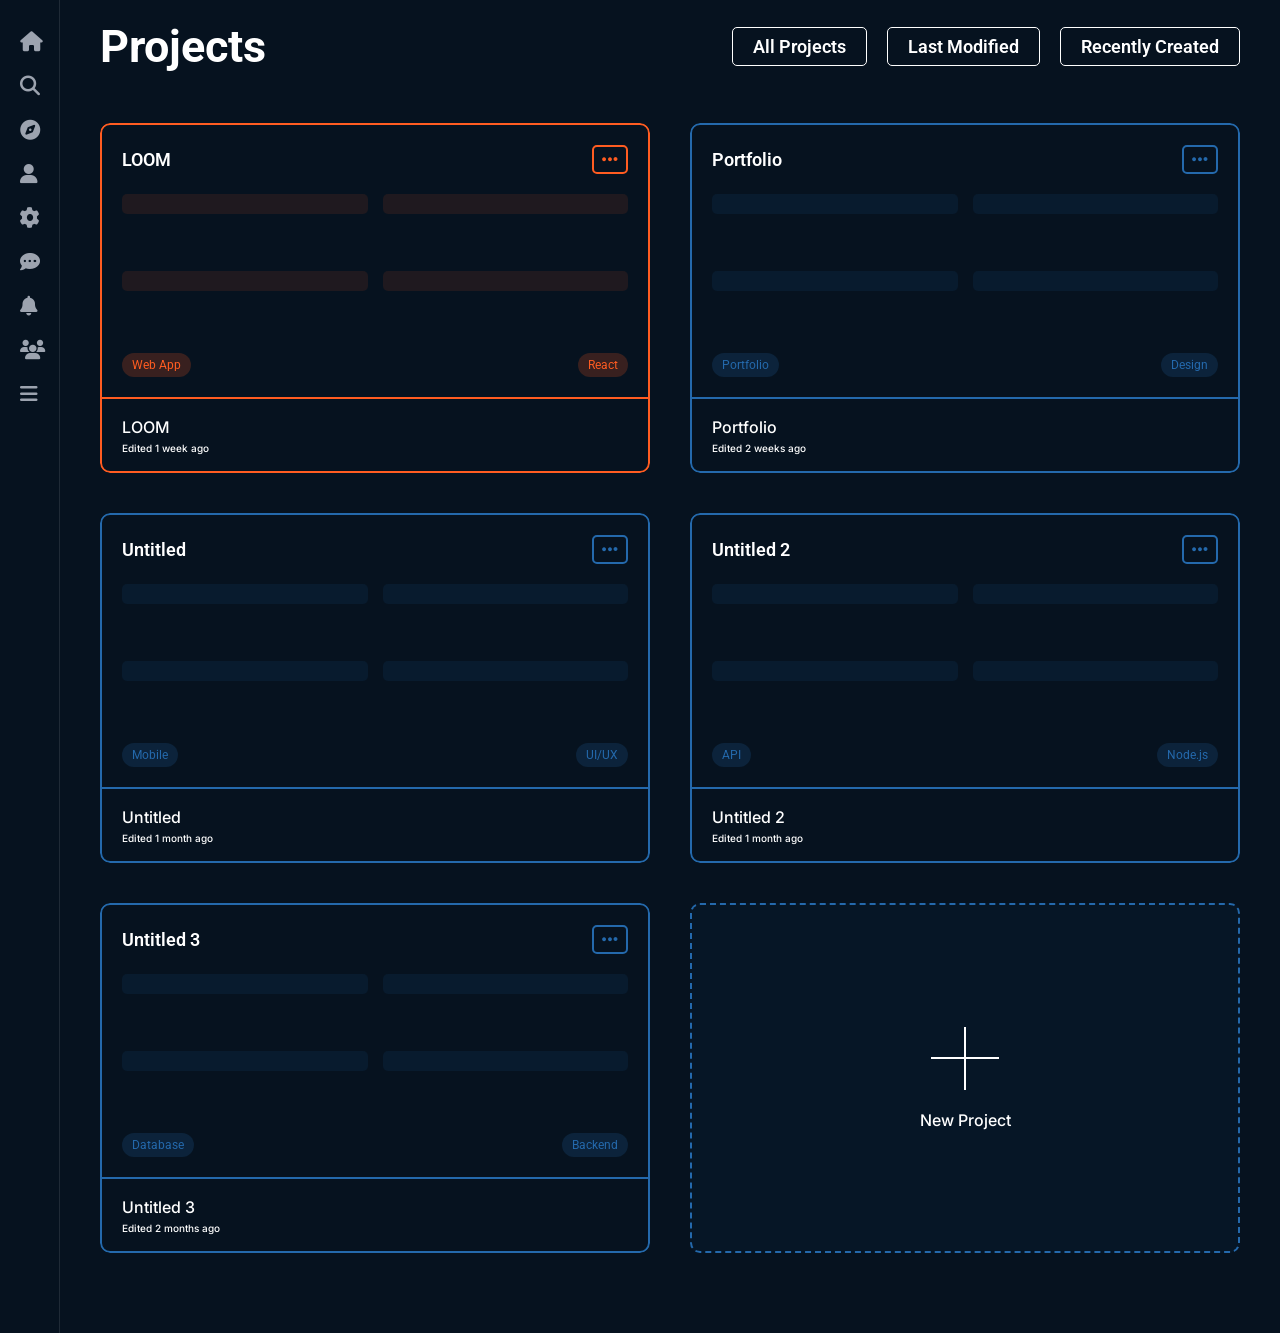
<file: Loom/page/Projects.html>
<!DOCTYPE html>
<html lang="en">
<head>
    <meta charset="UTF-8">
    <meta name="viewport" content="width=device-width, initial-scale=1.0">
    <title>Projects</title>
    <link href="https://fonts.googleapis.com/css2?family=Roboto:wght@300;400;500;600;700&family=Inter:wght@400;500;700&display=swap" rel="stylesheet">
    <link rel="stylesheet" href="https://cdnjs.cloudflare.com/ajax/libs/font-awesome/6.4.0/css/all.min.css">
    <style>
        * {
            margin: 0;
            padding: 0;
            box-sizing: border-box;
            font-family: 'Roboto', sans-serif;
        }
        
        body {
            background-color: #06121F;
            color: white;
            min-height: 100vh;
            overflow-x: hidden;
        }
        
        .app-container {
            display: flex;
            min-height: 100vh;
        }
        
        /* Sidebar Navigation */
        /* ================= Sidebar ================= */
.sidebarmain {
    width: 60px;
    background-color: #06121f;
    padding: 20px 0;
    min-height: 100vh;
    transition: width 0.4s ease;
    overflow: hidden;
    border-right: 1px solid rgba(255,255,255,0.1);
}

.sidebarmain:hover {
    width: 200px;
}

.sidebar-item {
    display: flex;
    align-items: center;
    gap: 16px;
    padding: 12px 20px;
    color: white;
    text-decoration: none;
    cursor: pointer;
    transition: background 0.3s ease;
}

.sidebar-item:hover {
    background: rgba(255,255,255,0.08);
}

.sidebar-icon {
    width: 24px;
    font-size: 20px;
    color: #9CA3AF;
}

.sidebar-item:hover .sidebar-icon {
    color: #fff;
}

.sidebar-item span {
    opacity: 0;
    transform: translateX(-10px);
    transition: 0.3s;
    white-space: nowrap;
}

.sidebarmain:hover .sidebar-item span {
    opacity: 1;
    transform: translateX(0);
}

/* ================= Search ================= */
.search-overlay {
    position: fixed;
    inset: 0;
    z-index: 9999;
    display: none;
}

.search-panel {
    position: fixed;
    width: 380px;
    max-width: 90%;
    background: #071826;
    border-radius: 12px;
    padding: 12px;
    box-shadow: 0 12px 30px rgba(0,0,0,.6);
}

.search-panel.hidden {
    opacity: 0;
    transform: translateY(-8px) scale(.98);
    pointer-events: none;
}

.search-input {
    width: 100%;
    padding: 12px;
    border-radius: 20px;
    background: rgba(255,255,255,.03);
    border: none;
    color: #fff;
    outline: none;
}

.search-results {
    margin-top: 10px;
    max-height: 50vh;
    overflow-y: auto;
}

.search-item {
    display: flex;
    gap: 10px;
    padding: 10px;
    border-radius: 8px;
    cursor: pointer;
}

.search-item:hover {
    background: rgba(255,255,255,.05);
}

.search-avatar {
    width: 44px;
    height: 44px;
    border-radius: 50%;
    background: #0A4073;
}

.search-title {
    font-size: 14px;
    font-weight: 600;
}

.search-sub {
    font-size: 12px;
    color: #9CA3AF;
}

/* ================= Notifications ================= */
.notifications-overlay {
    position: fixed;
    inset: 0;
    z-index: 9998;
    display: none;
}

.notifications-panel {
    position: fixed;
    width: 320px;
    background: #071826;
    border-radius: 12px;
    padding: 12px;
    color: #fff;
    box-shadow: 0 12px 30px rgba(0,0,0,.6);
}

.notifications-panel.hidden {
    opacity: 0;
    transform: translateY(-8px);
    pointer-events: none;
}

.notification-item {
    display: flex;
    gap: 10px;
    padding: 10px;
    border-radius: 8px;
}

.notification-item:hover {
    background: rgba(255,255,255,.03);
}

.notification-avatar {
    width: 40px;
    height: 40px;
    border-radius: 50%;
}

.notification-title {
    font-size: 14px;
    font-weight: 600;
}

.notification-text {
    font-size: 13px;
    color: #9CA3AF;
}

        /* Main Content */
        .main-content {
            flex: 1;
            padding: 20px 40px;
            overflow-y: auto;
        }
        
        /* Header Section */
        .header-section {
            display: flex;
            justify-content: space-between;
            align-items: center;
            margin-bottom: 50px;
            flex-wrap: wrap;
            gap: 20px;
        }
        
        .page-title {
            font-size: 45px;
            font-weight: 700;
            color: white;
        }
        
        .filter-tabs {
            display: flex;
            gap: 20px;
        }
        
        .filter-tab {
            padding: 8px 20px;
            background-color: #06121F;
            border-radius: 5px;
            border: 1px solid white;
            color: white;
            font-size: 18px;
            font-weight: 600;
            cursor: pointer;
            transition: all 0.3s ease;
            white-space: nowrap;
        }
        
        .filter-tab:hover {
            background-color: rgba(255, 255, 255, 0.1);
            border-color: #FF5C21;
        }
        
        .filter-tab.active {
            background-color: rgba(255, 255, 255, 0.2);
            border-color: #2469AC;
        }
        
        /* Projects Grid */
        .projects-grid {
            display: grid;
            grid-template-columns: repeat(auto-fill, minmax(360px, 1fr));
            gap: 40px;
            margin-bottom: 60px;
        }
        
        .project-card {
            border-radius: 10px;
            overflow: hidden;
            transition: transform 0.3s ease, box-shadow 0.3s ease;
            cursor: pointer;
            height: 350px;
            display: flex;
            flex-direction: column;
        }
        
        .project-card:hover {
            /* transform: translateY(-10px); */
            box-shadow: 0 10px 30px rgba(0, 0, 0, 0.3);
            border-color: #FF5C21;
        }
        
        .project-preview {
            flex: 1;
            background-color: rgba(217, 217, 217, 0);
            border: 2px solid;
            border-top-left-radius: 10px;
            border-top-right-radius: 10px;
            position: relative;
            overflow: hidden;
        }

        .project-preview.orange-border {
            border-color: #FF5C21;
        }
        
        .project-preview.blue-border {
            border-color: #2469AC;
        }
        
        .project-info {
            height: 74px;
            background-color: rgba(217, 217, 217, 0);
            border: 2px solid;
            border-top: none;
            border-bottom-left-radius: 10px;
            border-bottom-right-radius: 10px;
            padding: 15px 20px;
            display: flex;
            flex-direction: column;
            justify-content: center;
        }
        
        .project-info.orange-border {
            border-color: #FF5C21;
        }
        
        .project-info.blue-border {
            border-color: #2469AC;
        }
        
        .project-name {
            font-size: 16px;
            font-weight: 500;
            color: white;
            margin-bottom: 5px;
            font-family: 'Inter', sans-serif;
        }
        
        .project-date {
            font-size: 10px;
            font-weight: 500;
            color: white;
            font-family: 'Inter', sans-serif;
        }
        
        /* New Project Card */
        .new-project-card {
            border-radius: 10px;
            overflow: hidden;
            transition: transform 0.3s ease, box-shadow 0.3s ease;
            cursor: pointer;
            height: 350px;
            display: flex;
            flex-direction: column;
            border: 2px dashed #2469AC;
            background-color: rgba(36, 105, 172, 0.05);
            display: flex;
            flex-direction: column;
            align-items: center;
            justify-content: center;
        }
        
        .new-project-card:hover {
            /* transform: translateY(-10px); */
            box-shadow: 0 10px 30px rgba(0, 0, 0, 0.3);
            background-color: rgba(36, 105, 172, 0.1);
            border-color: #FF5C21;
        }
        
        .new-project-icon {
            width: 68px;
            height: 63px;
            position: relative;
            margin-bottom: 20px;
        }
        
        .new-project-icon .horizontal-line {
            width: 68px;
            height: 2px;
            background-color: white;
            position: absolute;
            top: 50%;
            left: 0;
            transform: translateY(-50%);
        }
        
        .new-project-icon .vertical-line {
            width: 2px;
            height: 63px;
            background-color: white;
            position: absolute;
            left: 50%;
            top: 0;
            transform: translateX(-50%);
        }
        
        .new-project-text {
            font-size: 16px;
            font-weight: 500;
            color: white;
            font-family: 'Inter', sans-serif;
        }
        
        /* Project Preview Content */
        .preview-content {
            padding: 20px;
            height: 100%;
            display: flex;
            flex-direction: column;
        }
        .preview-header {
            display: flex;
            justify-content: space-between;
            align-items: center;
            margin-bottom: 20px;
        }
        
        .preview-menu {
            width: 36px;
            height: 29px;
            background-color: rgba(217, 217, 217, 0);
            border-radius: 5px;
            border: 2px solid #FF5C21;
            display: flex;
            align-items: center;
            justify-content: center;
            color: #FF5C21;
            font-size: 18px;
        }
        
        .preview-title {
            font-size: 18px;
            font-weight: 600;
            color: white;
        }
        
        .preview-body {
            flex: 1;
            display: grid;
            grid-template-columns: 1fr 1fr;
            gap: 15px;
        }
        
        .preview-item {
            background-color: rgba(255, 92, 33, 0.1);
            border-radius: 5px;
            height: 20px;
        }
        
        .preview-item.blue {
            background-color: rgba(36, 105, 172, 0.1);
        }
        
        .preview-footer {
            margin-top: 20px;
            display: flex;
            justify-content: space-between;
        }
        
        .preview-tag {
            background-color: rgba(255, 92, 33, 0.2);
            color: #FF5C21;
            padding: 5px 10px;
            border-radius: 15px;
            font-size: 12px;
        }
        
        .preview-tag.blue {
            background-color: rgba(36, 105, 172, 0.2);
            color: #2469AC;
        }
        
        /* Empty State */
        .empty-state {
            display: flex;
            flex-direction: column;
            align-items: center;
            justify-content: center;
            padding: 60px 20px;
            text-align: center;
        }
        
        .empty-icon {
            font-size: 60px;
            color: #2469AC;
            margin-bottom: 20px;
        }
        
        .empty-title {
            font-size: 24px;
            font-weight: 600;
            color: white;
            margin-bottom: 10px;
        }
        
        .empty-description {
            font-size: 16px;
            color: #aaa;
            max-width: 500px;
            margin-bottom: 30px;
        }
        
        .create-project-btn {
            padding: 12px 30px;
            background-color: #2469AC;
            color: white;
            border: none;
            border-radius: 5px;
            font-size: 16px;
            font-weight: 600;
            cursor: pointer;
            transition: background-color 0.3s ease;
        }
        
        .create-project-btn:hover {
            background-color: #1a4f8a;
                        border-color: #FF5C21;

        }
        
        /* Responsive Design */
        @media (max-width: 1200px) {
            .projects-grid {
                grid-template-columns: repeat(auto-fill, minmax(320px, 1fr));
            }
        }
        
        @media (max-width: 992px) {
            .sidebar {
                width: 80px;
            }
            
            .nav-label {
                font-size: 12px;
            }
            
            .main-content {
                padding: 20px;
            }
            
            .header-section {
                flex-direction: column;
                align-items: flex-start;
            }
            
            .filter-tabs {
                width: 100%;
                justify-content: flex-start;
                overflow-x: auto;
                padding-bottom: 10px;
            }
        }
        
        @media (max-width: 768px) {
            .app-container {
                flex-direction: column;
            }
            
            .sidebar {
                width: 100%;
                height: auto;
                padding: 10px 0;
                flex-direction: row;
                justify-content: center;
            }
            
            .nav-items {
                flex-direction: row;
                gap: 15px;
                margin-top: 0;
                flex-wrap: wrap;
            }
            
            .nav-item {
                width: auto;
                padding: 5px 10px;
            }
            
            .nav-icon {
                width: 40px;
                height: 40px;
                margin-bottom: 5px;
            }
            
            .projects-grid {
                grid-template-columns: 1fr;
            }
        }
        
        @media (max-width: 576px) {
            .main-content {
                padding: 15px;
            }
            
            .page-title {
                font-size: 32px;
            }
            
            .filter-tab {
                padding: 8px 15px;
                font-size: 16px;
            }
            
            .project-card, .new-project-card {
                height: 300px;
            }
        }
        
        /* Custom Scrollbar */
        ::-webkit-scrollbar {
            width: 8px;
            height: 8px;
        }
        
        ::-webkit-scrollbar-track {
            background: #0B1F36;
        }
        
        ::-webkit-scrollbar-thumb {
            background: #1C3652;
            border-radius: 4px;
        }
        
        ::-webkit-scrollbar-thumb:hover {
            background: #17436E;
            border-color: #FF5C21;
        }
        
        /* Animation for new project */
        @keyframes pulse {
            0% { transform: scale(1); }
            50% { transform: scale(1.05); }
            100% { transform: scale(1); }
        }
        
        .new-project-card:hover .new-project-icon {
            animation: pulse 1.5s infinite;
            border-color: #FF5C21;

        }
    </style>
</head>
<body>
    <div class="app-container">
        <!-- Sidebar Navigation -->
        <div class="sidebarmain">
            <a href="/" class="sidebar-item">
                <i class="fas fa-home sidebar-icon"></i>
                <span>Home</span>
            </a>
            <a href="#" class="sidebar-item" id="openSearch">
                <i class="fas fa-search sidebar-icon"></i>
                <span>Search</span>
            </a>
            <div id="searchModal" class="search-modal">
            </div>

            <a href="/explore" class="sidebar-item">
                <i class="fas fa-compass sidebar-icon"></i>
                <span>Explore</span>
            </a>
            <a href="/profile" class="sidebar-item">
                <i class="fas fa-user sidebar-icon"></i>
                <span>Profile</span>
            </a>
            <a href="/page/profile.html" class="sidebar-item">
                <i class="fas fa-cog sidebar-icon"></i>
                <span>Settings</span>
            </a>
            <a href="/page/Chat.html" class="sidebar-item">
                <i class="fas fa-comment-dots sidebar-icon"></i>
                <span>Messages</span>
            </a>
            <a href="/notifications" class="sidebar-item">
                <i class="fas fa-bell sidebar-icon"></i>
                <span>Notifications</span>
            </a>
            <a href="/page/" class="sidebar-item">
                <i class="fas fa-users sidebar-icon"></i>
                <span>Users</span>
            </a>
            <a href="/menu" class="sidebar-item">
                <i class="fas fa-bars sidebar-icon"></i>
                <span>Menu</span>
            </a>
        </div>
        
        <!-- Main Content -->
        <div class="main-content">
            <!-- Header Section -->
            <div class="header-section">
                <h1 class="page-title">Projects</h1>
                
                <div class="filter-tabs">
                    <div class="filter-tab" onclick="setFilter('all')">All Projects</div>
                    <div class="filter-tab active" onclick="setFilter('last-modified')">Last Modified</div>
                    <div class="filter-tab" onclick="setFilter('recent')">Recently Created</div>
                </div>
            </div>
            
            <!-- Projects Grid -->
            <div class="projects-grid" id="projectsGrid">
                <!-- Project 1: LOOM -->
                <div class="project-card" onclick="openProject('loom')">
                    <div class="project-preview orange-border">
                        <div class="preview-content">
                            <div class="preview-header">
                                <div class="preview-title">LOOM</div>
                                <div class="preview-menu">
                                    <i class="fas fa-ellipsis-h"></i>
                                </div>
                            </div>
                            <div class="preview-body">
                                <div class="preview-item"></div>
                                <div class="preview-item"></div>
                                <div class="preview-item"></div>
                                <div class="preview-item"></div>
                            </div>
                            <div class="preview-footer">
                                <div class="preview-tag">Web App</div>
                                <div class="preview-tag">React</div>
                            </div>
                        </div>
                    </div>
                    <div class="project-info orange-border">
                        <div class="project-name">LOOM</div>
                        <div class="project-date">Edited 1 week ago</div>
                    </div>
                </div>
                
                <!-- Project 2: Portfolio -->
                <div class="project-card" onclick="openProject('portfolio')">
                    <div class="project-preview blue-border">
                        <div class="preview-content">
                            <div class="preview-header">
                                <div class="preview-title">Portfolio</div>
                                <div class="preview-menu" style="border-color: #2469AC; color: #2469AC;">
                                    <i class="fas fa-ellipsis-h"></i>
                                </div>
                            </div>
                            <div class="preview-body">
                                <div class="preview-item blue"></div>
                                <div class="preview-item blue"></div>
                                <div class="preview-item blue"></div>
                                <div class="preview-item blue"></div>
                            </div>
                            <div class="preview-footer">
                                <div class="preview-tag blue">Portfolio</div>
                                <div class="preview-tag blue">Design</div>
                            </div>
                        </div>
                    </div>
                    <div class="project-info blue-border">
                        <div class="project-name">Portfolio</div>
                        <div class="project-date">Edited 2 weeks ago</div>
                    </div>
                </div>
                
                <!-- Project 3: Untitled -->
                <div class="project-card" onclick="openProject('untitled1')">
                    <div class="project-preview blue-border">
                        <div class="preview-content">
                            <div class="preview-header">
                                <div class="preview-title">Untitled</div>
                                <div class="preview-menu" style="border-color: #2469AC; color: #2469AC;">
                                    <i class="fas fa-ellipsis-h"></i>
                                </div>
                            </div>
                            <div class="preview-body">
                                <div class="preview-item blue"></div>
                                <div class="preview-item blue"></div>
                                <div class="preview-item blue"></div>
                                <div class="preview-item blue"></div>
                            </div>
                            <div class="preview-footer">
                                <div class="preview-tag blue">Mobile</div>
                                <div class="preview-tag blue">UI/UX</div>
                            </div>
                        </div>
                    </div>
                    <div class="project-info blue-border">
                        <div class="project-name">Untitled</div>
                        <div class="project-date">Edited 1 month ago</div>
                    </div>
                </div>
                
                <!-- Project 4: Untitled 2 -->
                <div class="project-card" onclick="openProject('untitled2')">
                    <div class="project-preview blue-border">
                        <div class="preview-content">
                            <div class="preview-header">
                                <div class="preview-title">Untitled 2</div>
                                <div class="preview-menu" style="border-color: #2469AC; color: #2469AC;">
                                    <i class="fas fa-ellipsis-h"></i>
                                </div>
                            </div>
                            <div class="preview-body">
                                <div class="preview-item blue"></div>
                                <div class="preview-item blue"></div>
                                <div class="preview-item blue"></div>
                                <div class="preview-item blue"></div>
                            </div>
                            <div class="preview-footer">
                                <div class="preview-tag blue">API</div>
                                <div class="preview-tag blue">Node.js</div>
                            </div>
                        </div>
                    </div>
                    <div class="project-info blue-border">
                        <div class="project-name">Untitled 2</div>
                        <div class="project-date">Edited 1 month ago</div>
                    </div>
                </div>
                
                <!-- Project 5: Untitled 3 -->
                <div class="project-card" onclick="openProject('untitled3')">
                    <div class="project-preview blue-border">
                        <div class="preview-content">
                            <div class="preview-header">
                                <div class="preview-title">Untitled 3</div>
                                <div class="preview-menu" style="border-color: #2469AC; color: #2469AC;">
                                    <i class="fas fa-ellipsis-h"></i>
                                </div>
                            </div>
                            <div class="preview-body">
                                <div class="preview-item blue"></div>
                                <div class="preview-item blue"></div>
                                <div class="preview-item blue"></div>
                                <div class="preview-item blue"></div>
                            </div>
                            <div class="preview-footer">
                                <div class="preview-tag blue">Database</div>
                                <div class="preview-tag blue">Backend</div>
                            </div>
                        </div>
                    </div>
                    <div class="project-info blue-border">
                        <div class="project-name">Untitled 3</div>
                        <div class="project-date">Edited 2 months ago</div>
                    </div>
                </div>
                
                <!-- New Project Card -->
                <div class="new-project-card" onclick="createNewProject()">
                    <div class="new-project-icon">
                        <div class="horizontal-line"></div>
                        <div class="vertical-line"></div>
                    </div>
                    <div class="new-project-text">New Project</div>
                </div>
            </div>
            
            <!-- Empty State (Hidden by default) -->
            <div class="empty-state" id="emptyState" style="display: none;">
                <div class="empty-icon">
                    <i class="fas fa-folder-open"></i>
                </div>
                <h2 class="empty-title">No projects yet</h2>
                <p class="empty-description">You haven't created any projects. Start by creating your first project to organize your work and collaborate with others.</p>
                <button class="create-project-btn" onclick="createNewProject()">Create New Project</button>
            </div>
        </div>
    </div>

    <script>
        // DOM Elements
        const projectsGrid = document.getElementById('projectsGrid');
        const emptyState = document.getElementById('emptyState');
        
        // Sample projects data
        const projects = [
            { id: 'loom', name: 'LOOM', date: 'Edited 1 week ago', color: 'orange', tags: ['Web App', 'React'] },
            { id: 'portfolio', name: 'Portfolio', date: 'Edited 2 weeks ago', color: 'blue', tags: ['Portfolio', 'Design'] },
            { id: 'untitled1', name: 'Untitled', date: 'Edited 1 month ago', color: 'blue', tags: ['Mobile', 'UI/UX'] },
            { id: 'untitled2', name: 'Untitled 2', date: 'Edited 1 month ago', color: 'blue', tags: ['API', 'Node.js'] },
            { id: 'untitled3', name: 'Untitled 3', date: 'Edited 2 months ago', color: 'blue', tags: ['Database', 'Backend'] }
        ];
        
        // Current filter
        let currentFilter = 'last-modified';
        
        // Set active filter
        function setFilter(filter) {
            // Update filter tabs
            document.querySelectorAll('.filter-tab').forEach(tab => {
                tab.classList.remove('active');
            });
            
            // Add active class to clicked tab
            event.target.classList.add('active');
            
            // Update current filter
            currentFilter = filter;
            
            // Apply filter
            applyFilter();
        }
        
        // Apply current filter to projects
        function applyFilter() {
            // In a real app, you would filter the projects array based on the filter
            // For now, we'll just show a message
            console.log(`Filter applied: ${currentFilter}`);
            
            // Sort projects based on filter
            let sortedProjects = [...projects];
            
            if (currentFilter === 'last-modified') {
                // Sort by date (most recent first)
                // In a real app, you would parse dates and sort
                console.log('Sorted by last modified');
            } else if (currentFilter === 'recent') {
                // Sort by creation date
                console.log('Sorted by recently created');
            }
            
            // Show/hide empty state based on projects
            if (sortedProjects.length === 0) {
                projectsGrid.style.display = 'none';
                emptyState.style.display = 'flex';
            } else {
                projectsGrid.style.display = 'grid';
                emptyState.style.display = 'none';
            }
        }
        
        // Open project
        function openProject(projectId) {
            // Find project
            const project = projects.find(p => p.id === projectId);
            
            if (project) {
                alert(`Opening project: ${project.name}\n\nLast modified: ${project.date}\nTags: ${project.tags.join(', ')}`);
                
                // In a real app, you would redirect to the project page
                // window.location.href = `/project/${projectId}`;
            }
        }
        
        // Create new project
        function createNewProject() {
            const projectName = prompt('Enter project name:');
            
            if (projectName) {
                alert(`Creating new project: "${projectName}"\n\nYou'll be redirected to the project editor.`);
                
                // In a real app, you would:
                // 1. Create project via API
                // 2. Redirect to project editor
                // window.location.href = `/project/new?name=${encodeURIComponent(projectName)}`;
            }
        }
        
        // Navigate to different pages
        function navigateTo(page) {
            // Update navigation active state
            document.querySelectorAll('.nav-item').forEach(item => {
                item.classList.remove('active');
                const icon = item.querySelector('.nav-icon');
                const label = item.querySelector('.nav-label');
                
                icon.classList.remove('active', 'active-projects');
                label.classList.remove('active');
                
                // Reset to default state
                if (!icon.classList.contains('active-projects')) {
                    icon.style.backgroundColor = '#DEE9F3';
                }
                label.style.color = 'white';
            });
            
            // Add active class to clicked nav item
            const clickedItem = event.currentTarget;
            clickedItem.classList.add('active');
            
            // Update icon and label
            const icon = clickedItem.querySelector('.nav-icon');
            const label = clickedItem.querySelector('.nav-label');
            
            if (page === 'projects') {
                icon.classList.add('active-projects');
                icon.style.backgroundColor = 'rgba(255, 255, 255, 0)';
                icon.style.border = '4px solid white';
                label.classList.add('active');
                label.style.color = '#DEE9F3';
            } else if (page === 'home' || page === 'profile') {
                icon.classList.add('active');
                icon.style.backgroundColor = 'white';
                label.classList.add('active');
                label.style.color = '#DEE9F3';
            } else {
                icon.style.backgroundColor = 'white';
                label.style.color = 'white';
            }
            
            // In a real app, you would load the corresponding page
            console.log(`Navigating to: ${page}`);
            
            // If not on projects page, redirect
            if (page !== 'projects') {
                // window.location.href = `/${page}`;
                alert(`Redirecting to ${page} page...`);
            }
        }
        
        // Handle project menu clicks
        function setupProjectMenus() {
            document.querySelectorAll('.preview-menu').forEach(menu => {
                menu.addEventListener('click', function(e) {
                    e.stopPropagation(); // Prevent opening project
                    
                    const projectCard = this.closest('.project-card');
                    const projectName = projectCard.querySelector('.project-name').textContent;
                    
                    // Show context menu
                    showProjectContextMenu(projectName, this);
                });
            });
        }
        
        // Show project context menu
        function showProjectContextMenu(projectName, element) {
            // In a real app, you would show a custom context menu
            // For simplicity, we'll use a prompt
            const action = prompt(`Project: ${projectName}\n\nAvailable actions:\n1. Rename\n2. Duplicate\n3. Archive\n4. Delete\n\nEnter action number:`);
            
            if (action) {
                const actions = {
                    '1': 'Rename',
                    '2': 'Duplicate',
                    '3': 'Archive',
                    '4': 'Delete'
                };
                
                if (actions[action]) {
                    alert(`Action "${actions[action]}" selected for project "${projectName}"`);
                    
                    // Perform action
                    if (action === '1') {
                        const newName = prompt(`Rename "${projectName}" to:`);
                        if (newName) {
                            // Update project name
                            element.closest('.project-card').querySelector('.project-name').textContent = newName;
                            element.closest('.project-card').querySelector('.preview-title').textContent = newName;
                            alert(`Project renamed to "${newName}"`);
                        }
                    } else if (action === '4') {
                        if (confirm(`Are you sure you want to delete "${projectName}"?`)) {
                            // Remove project card
                            element.closest('.project-card').style.display = 'none';
                            alert(`Project "${projectName}" deleted`);
                        }
                    }
                }
            }
        }
        
        // Initialize the page
        document.addEventListener('DOMContentLoaded', () => {
            // Set initial filter
            setFilter('last-modified');
            
            // Setup project menus
            setupProjectMenus();
            
            // Handle responsive behavior
            window.addEventListener('resize', handleResponsive);
            handleResponsive();
        });
        
        // Handle responsive behavior
        function handleResponsive() {
            const sidebar = document.querySelector('.sidebar');
            const mainContent = document.querySelector('.main-content');
            
            if (window.innerWidth <= 768) {
                // Mobile layout
                console.log('Mobile layout active');
            }
        }
    </script>
</body>
</html>
</file>
